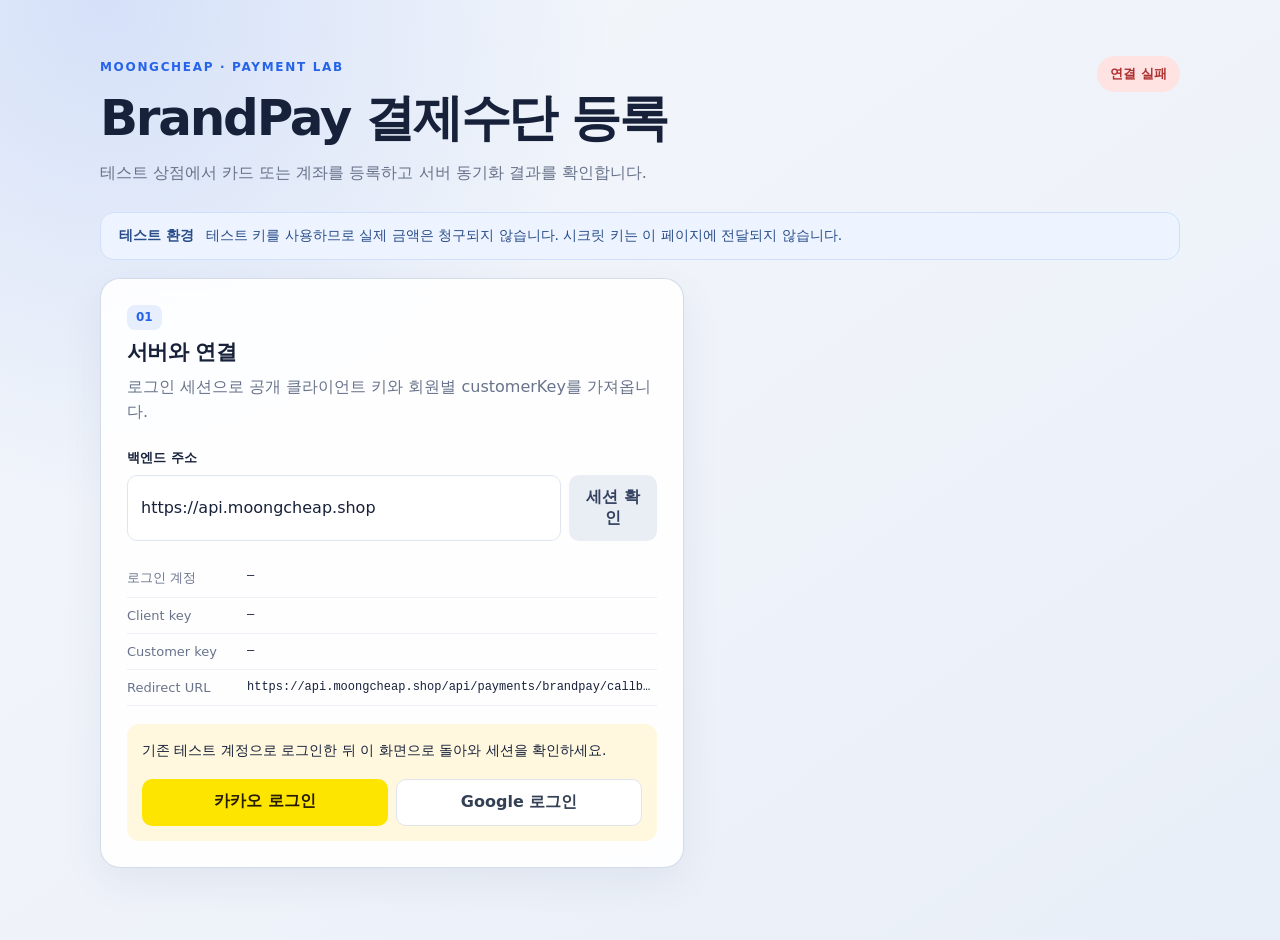
<file: tools/brandpay-test/index.html>
<!doctype html>
<html lang="ko">
<head>
  <meta charset="UTF-8">
  <meta name="viewport" content="width=device-width, initial-scale=1.0">
  <title>MoongCheap BrandPay Lab</title>
  <link rel="stylesheet" href="./styles.css">
  <script src="https://js.tosspayments.com/v2/standard"></script>
  <script src="./app.js" defer></script>
</head>
<body>
  <main class="shell">
    <header class="hero">
      <div>
        <span class="eyebrow">MOONGCHEAP · PAYMENT LAB</span>
        <h1>BrandPay 결제수단 등록</h1>
        <p>테스트 상점에서 카드 또는 계좌를 등록하고 서버 동기화 결과를 확인합니다.</p>
      </div>
      <span id="sessionBadge" class="badge neutral">연결 확인 전</span>
    </header>

    <section class="notice">
      <strong>테스트 환경</strong>
      <span>테스트 키를 사용하므로 실제 금액은 청구되지 않습니다. 시크릿 키는 이 페이지에 전달되지 않습니다.</span>
    </section>

    <div class="grid">
      <section class="card setup-card">
        <div class="step">01</div>
        <h2>서버와 연결</h2>
        <p class="muted">로그인 세션으로 공개 클라이언트 키와 회원별 customerKey를 가져옵니다.</p>

        <label for="backendUrl">백엔드 주소</label>
        <div class="inline">
          <input id="backendUrl" value="http://localhost:8080" autocomplete="off">
          <button id="connectButton" class="secondary">세션 확인</button>
        </div>
        <button id="newCustomerButton" class="secondary full dev-only hidden">새 테스트 고객으로 시작</button>

        <dl class="key-list">
          <div><dt>로그인 계정</dt><dd id="accountName">—</dd></div>
          <div><dt>Client key</dt><dd id="clientKey">—</dd></div>
          <div><dt>Customer key</dt><dd id="customerKey">—</dd></div>
          <div><dt>Redirect URL</dt><dd id="redirectUrl">—</dd></div>
        </dl>

        <div id="loginActions" class="login-actions hidden">
          <p>기존 테스트 계정으로 로그인한 뒤 이 화면으로 돌아와 세션을 확인하세요.</p>
          <button id="devLogin" class="login dev dev-only hidden">로컬 테스트 사용자로 계속</button>
          <a id="kakaoLogin" class="login kakao" href="#">카카오 로그인</a>
          <a id="googleLogin" class="login google" href="#">Google 로그인</a>
        </div>
      </section>

      <section class="card action-card authenticated-only hidden">
        <div class="step">02</div>
        <h2>결제수단 등록</h2>
        <p class="muted">토스페이먼츠 BrandPay SDK 창에서 카드 또는 계좌를 등록합니다.</p>
        <button id="addMethodButton" class="primary" disabled>결제수단 추가하기</button>
        <button id="syncButton" class="secondary full" disabled>서버 목록 다시 동기화</button>

        <div class="status-box">
          <span class="status-dot"></span>
          <div>
            <strong id="statusTitle">준비 중</strong>
            <p id="statusMessage">먼저 서버 연결을 확인하세요.</p>
          </div>
        </div>
      </section>
    </div>

    <section class="card methods-card authenticated-only hidden">
      <div class="methods-heading">
        <div>
          <div class="step">03</div>
          <h2>서버에 저장된 결제수단</h2>
        </div>
        <button id="refreshButton" class="ghost" disabled>목록 새로고침</button>
      </div>
      <div id="emptyMethods" class="empty">등록된 결제수단이 없습니다.</div>
      <div id="methodList" class="method-list"></div>
    </section>

    <section class="card payment-card authenticated-only dev-only hidden">
      <div class="step">04</div>
      <h2>대기 주문 생성</h2>
      <p class="muted">위 목록에서 결제수단을 선택하고 자동결제에 사용할 PAYMENT_PENDING 테스트 주문을 만듭니다.</p>
      <div class="form-grid">
        <div>
          <label for="orderName">주문명</label>
          <input id="orderName" maxlength="100" value="BrandPay 자동결제 테스트">
        </div>
        <div>
          <label for="paymentAmount">결제 금액</label>
          <input id="paymentAmount" type="number" min="100" max="1000000" step="100" value="1000">
        </div>
      </div>
      <button id="createOrderButton" class="secondary full" disabled>대기 주문 생성</button>

      <div class="divider"></div>
      <h2>자동결제 실행</h2>
      <p class="muted">생성한 주문을 기존 Payments·Outbox·Worker 흐름으로 즉시 한 번 실행합니다.</p>
      <label for="orderId">주문 ID</label>
      <div class="inline">
        <input id="orderId" type="number" min="1" step="1" placeholder="예: 123">
        <button id="executePaymentButton" class="danger" disabled>결제 실행</button>
      </div>
      <p class="field-help">공동구매 판정이 완료되고 PAYMENT_PENDING 상태이며, 현재 로그인 회원의 활성 결제수단이 지정된 주문이어야 합니다.</p>
      <dl id="paymentResult" class="result-list hidden">
        <div><dt>Payment ID</dt><dd id="resultPaymentId">—</dd></div>
        <div><dt>Order ID</dt><dd id="resultOrderId">—</dd></div>
        <div><dt>Amount</dt><dd id="resultAmount">—</dd></div>
        <div><dt>Status</dt><dd id="resultStatus">—</dd></div>
        <div><dt>Attempts</dt><dd id="resultAttempts">—</dd></div>
      </dl>
    </section>

    <details class="card diagnostics authenticated-only hidden">
      <summary>요청 로그</summary>
      <pre id="logOutput">페이지를 열었습니다.</pre>
    </details>
  </main>
</body>
</html>
</file>
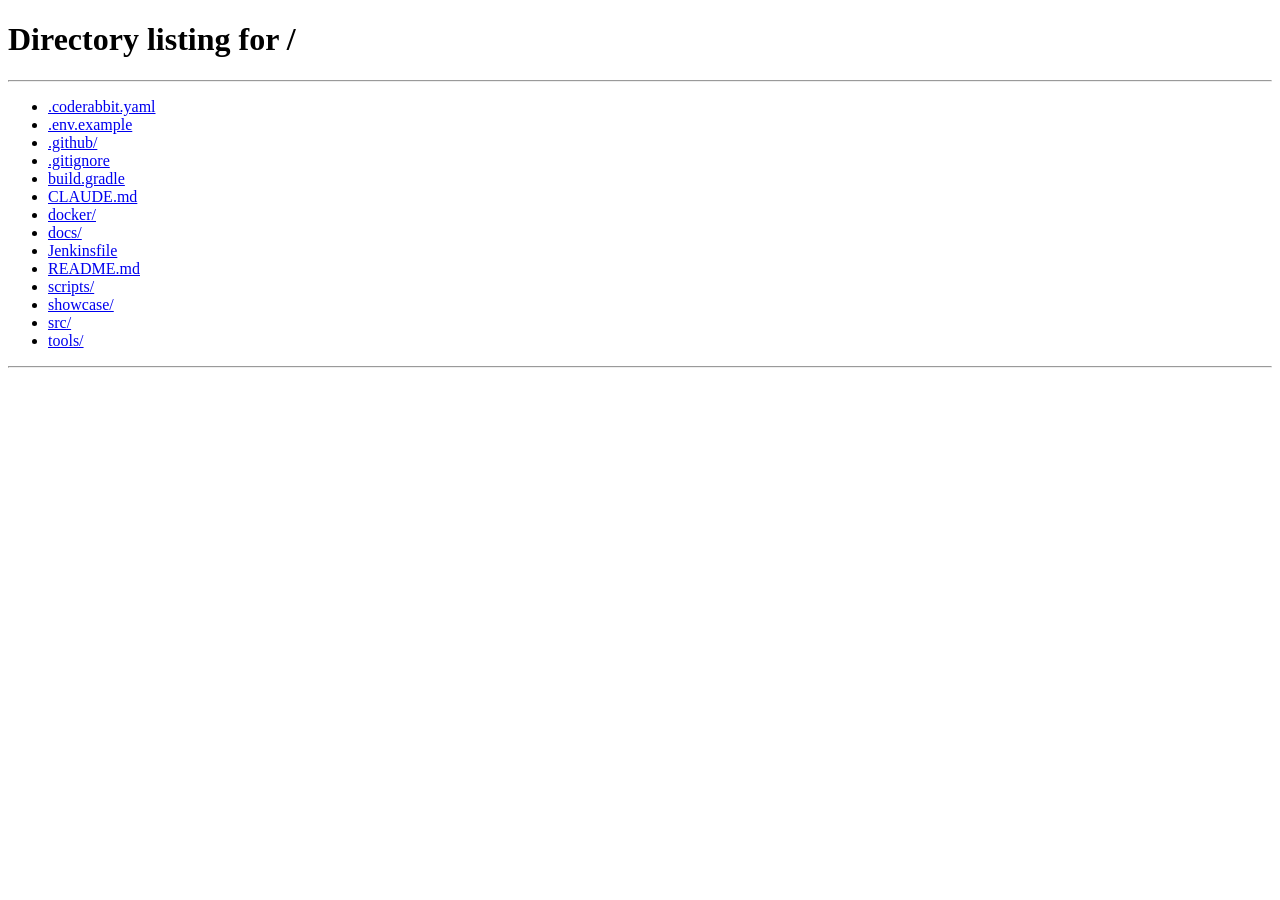
<file: tools/brandpay-test/oauth/callback/index.html>
<!doctype html>
<html lang="ko">
<head><meta charset="UTF-8"><title>로그인 완료</title></head>
<body>
<script>
  const incomplete = new URLSearchParams(location.search).get("status") === "incomplete";
  sessionStorage.setItem("brandpay.callbackMessage", incomplete
    ? "소셜 가입 약관 동의가 완료되지 않아 결제 API를 사용할 수 없습니다."
    : "로그인이 완료됐습니다. BrandPay 연결을 다시 확인합니다.");
  location.replace("/");
</script>
</body>
</html>
</file>
<file: tools/brandpay-test/styles.css>
:root {
  color-scheme: light;
  --ink: #17213a;
  --muted: #68738b;
  --line: #dfe5ef;
  --surface: rgba(255, 255, 255, 0.9);
  --blue: #2563eb;
  --blue-dark: #1d4ed8;
  --green: #08916b;
  --red: #d64545;
}

* { box-sizing: border-box; }

body {
  margin: 0;
  min-height: 100vh;
  color: var(--ink);
  font-family: Pretendard, Inter, system-ui, -apple-system, BlinkMacSystemFont, "Segoe UI", sans-serif;
  background:
    radial-gradient(circle at 8% 0%, rgba(37, 99, 235, 0.15), transparent 32rem),
    linear-gradient(145deg, #f4f7fb, #eef2f9 60%, #e8eef8);
}

button, input, a { font: inherit; }

.shell { width: min(1080px, calc(100% - 32px)); margin: 0 auto; padding: 56px 0 72px; }
.hero { display: flex; justify-content: space-between; align-items: flex-start; gap: 24px; margin-bottom: 26px; }
.eyebrow { color: var(--blue); font-size: 12px; font-weight: 800; letter-spacing: .14em; }
h1 { margin: 10px 0 8px; font-size: clamp(32px, 5vw, 50px); letter-spacing: -.045em; }
h2 { margin: 8px 0 8px; font-size: 21px; letter-spacing: -.025em; }
p { line-height: 1.6; }
.hero p, .muted { margin: 0; color: var(--muted); }

.badge { flex: none; padding: 9px 13px; border-radius: 999px; font-size: 13px; font-weight: 750; }
.badge.neutral { color: #556176; background: #e2e7ef; }
.badge.success { color: #087255; background: #d9f6ec; }
.badge.error { color: #ac3030; background: #ffe2e2; }

.notice { display: flex; gap: 12px; padding: 14px 18px; margin-bottom: 18px; border: 1px solid #cfe0ff; border-radius: 14px; background: #edf4ff; color: #294d89; font-size: 14px; }
.grid { display: grid; grid-template-columns: 1.1fr .9fr; gap: 18px; }
.card { padding: 26px; border: 1px solid rgba(208, 217, 232, .9); border-radius: 20px; background: var(--surface); box-shadow: 0 14px 40px rgba(43, 61, 93, .07); backdrop-filter: blur(10px); }
.step { display: inline-grid; place-items: center; min-width: 34px; height: 25px; padding: 0 9px; border-radius: 8px; background: #e7efff; color: var(--blue); font-size: 12px; font-weight: 850; }
label { display: block; margin: 24px 0 8px; font-size: 13px; font-weight: 750; }
.inline { display: flex; gap: 8px; }
input { width: 100%; padding: 12px 13px; border: 1px solid var(--line); border-radius: 10px; color: var(--ink); background: white; outline: none; }
input:focus { border-color: var(--blue); box-shadow: 0 0 0 3px rgba(37, 99, 235, .12); }
button, .login { border: 0; border-radius: 10px; padding: 12px 16px; cursor: pointer; font-weight: 750; text-decoration: none; text-align: center; transition: transform .15s, opacity .15s, background .15s; }
button:hover:not(:disabled), .login:hover { transform: translateY(-1px); }
button:disabled { cursor: not-allowed; opacity: .45; }
.primary { width: 100%; margin-top: 26px; padding: 15px; color: white; background: var(--blue); }
.primary:hover:not(:disabled) { background: var(--blue-dark); }
.secondary { color: #33415f; background: #e9edf4; }
.secondary.full { width: 100%; margin-top: 10px; }
.ghost { color: var(--blue); background: #edf3ff; }
.danger { flex: none; color: white; background: #b42318; }
.danger:hover:not(:disabled) { background: #912018; }

.key-list { margin: 18px 0 0; }
.key-list div { display: grid; grid-template-columns: 110px minmax(0, 1fr); gap: 10px; padding: 10px 0; border-bottom: 1px solid #edf0f5; }
.key-list dt { color: var(--muted); font-size: 13px; }
.key-list dd { margin: 0; overflow: hidden; text-overflow: ellipsis; font-family: ui-monospace, SFMono-Regular, Menlo, monospace; font-size: 12px; white-space: nowrap; }
.status-box { display: flex; gap: 12px; align-items: flex-start; margin-top: 22px; padding: 15px; border-radius: 12px; background: #f5f7fa; }
.status-dot { width: 9px; height: 9px; margin-top: 7px; border-radius: 50%; background: #98a2b5; box-shadow: 0 0 0 4px rgba(152, 162, 181, .15); }
.status-box p { margin: 2px 0 0; color: var(--muted); font-size: 13px; }
.status-box.success .status-dot { background: var(--green); box-shadow: 0 0 0 4px rgba(8, 145, 107, .13); }
.status-box.error .status-dot { background: var(--red); box-shadow: 0 0 0 4px rgba(214, 69, 69, .13); }
.login-actions { margin-top: 18px; padding: 15px; border-radius: 12px; background: #fff8df; }
.login-actions p { margin: 0 0 10px; font-size: 14px; }
.login-actions { display: grid; grid-template-columns: 1fr 1fr; gap: 8px; }
.login-actions p { grid-column: 1 / -1; }
.login-actions .dev { grid-column: 1 / -1; color: white; background: #17213a; }
.kakao { color: #261d00; background: #fee500; }
.google { color: #344054; border: 1px solid var(--line); background: white; }
.hidden { display: none !important; }

.methods-card { margin-top: 18px; }
.payment-card { margin-top: 18px; }
.payment-card label { margin-top: 18px; }
.form-grid { display: grid; grid-template-columns: 1fr 1fr; gap: 12px; }
.divider { height: 1px; margin: 26px 0; background: var(--line); }
.field-help { margin: 9px 0 0; color: var(--muted); font-size: 12px; }
.result-list { margin: 20px 0 0; padding: 14px 16px; border-radius: 12px; background: #f5f7fa; }
.result-list div { display: grid; grid-template-columns: 110px minmax(0, 1fr); gap: 10px; padding: 7px 0; }
.result-list dt { color: var(--muted); font-size: 13px; }
.result-list dd { margin: 0; font-family: ui-monospace, SFMono-Regular, Menlo, monospace; font-size: 13px; }
.methods-heading { display: flex; align-items: center; justify-content: space-between; gap: 16px; }
.empty { padding: 34px 0 14px; color: var(--muted); text-align: center; }
.method-list { display: grid; grid-template-columns: repeat(auto-fit, minmax(230px, 1fr)); gap: 12px; margin-top: 18px; }
.method { padding: 17px; border: 1px solid var(--line); border-radius: 14px; background: #fafbfc; }
.method-top { display: flex; align-items: center; justify-content: space-between; gap: 10px; }
.method strong { font-size: 15px; }
.method p { margin: 9px 0 0; color: var(--muted); font-family: ui-monospace, SFMono-Regular, Menlo, monospace; }
.pill { padding: 4px 7px; border-radius: 999px; color: #087255; background: #dff7ef; font-size: 11px; font-weight: 800; }
.diagnostics { margin-top: 18px; }
.diagnostics summary { cursor: pointer; font-weight: 750; }
pre { max-height: 240px; overflow: auto; margin: 18px 0 0; color: #dbe5ff; background: #17213a; padding: 16px; border-radius: 12px; font-size: 12px; line-height: 1.65; white-space: pre-wrap; }

@media (max-width: 760px) {
  .shell { padding-top: 30px; }
  .hero { flex-direction: column; }
  .grid { grid-template-columns: 1fr; }
  .notice { flex-direction: column; gap: 3px; }
  .form-grid { grid-template-columns: 1fr; }
  .card { padding: 20px; }
}
</file>
